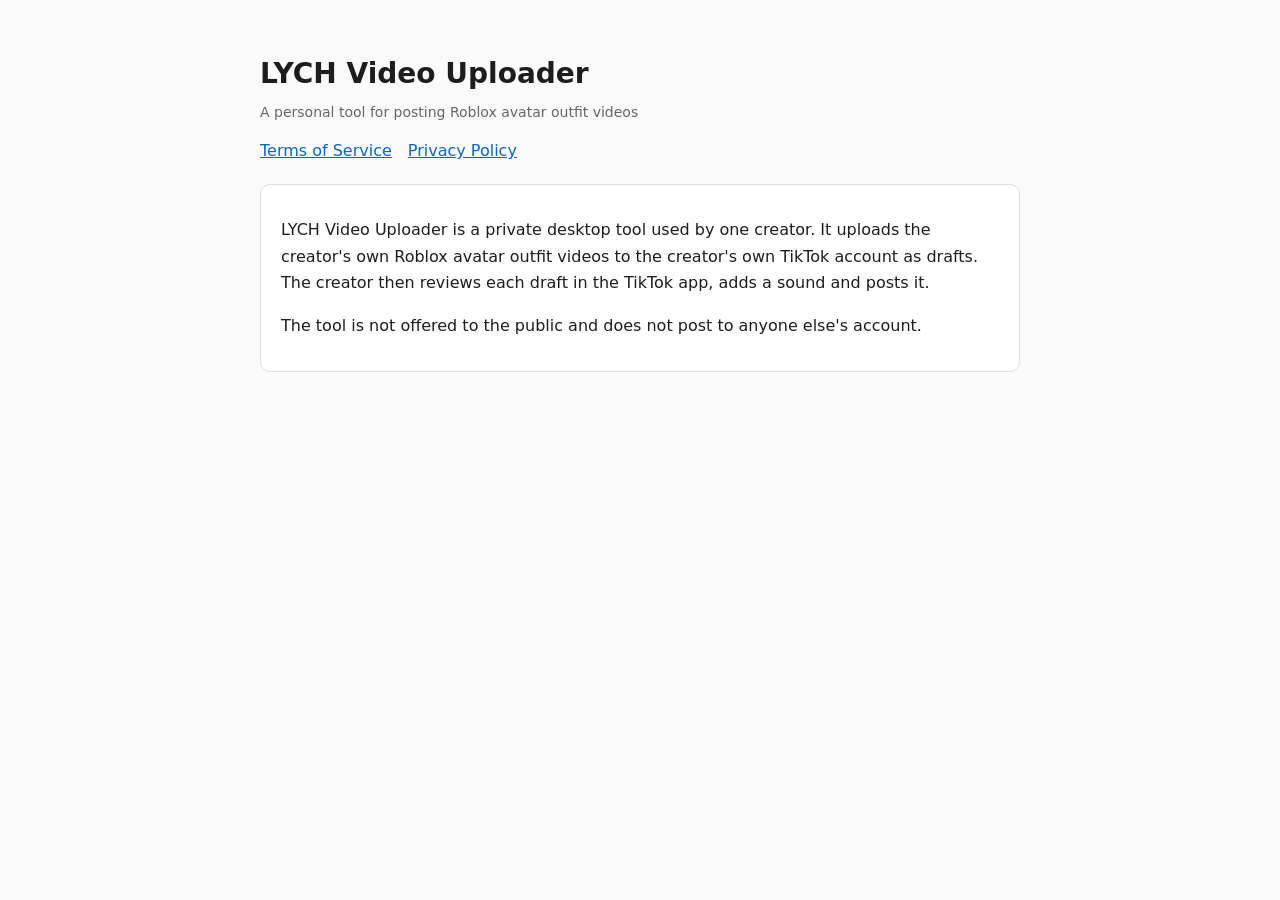
<file: index.html>
<!DOCTYPE html>
<html lang="en">
<head>
<meta charset="utf-8">
<meta name="viewport" content="width=device-width, initial-scale=1">
<title>LYCH Video Uploader</title>
<link rel="stylesheet" href="style.css">
</head>
<body>
<h1>LYCH Video Uploader</h1>
<p class="updated">A personal tool for posting Roblox avatar outfit videos</p>
<nav><a href="terms.html">Terms of Service</a><a href="privacy.html">Privacy Policy</a></nav>
<div class="box">
<p>LYCH Video Uploader is a private desktop tool used by one creator. It uploads the creator's own Roblox avatar outfit videos to the creator's own TikTok account as drafts. The creator then reviews each draft in the TikTok app, adds a sound and posts it.</p>
<p>The tool is not offered to the public and does not post to anyone else's account.</p>
</div>
</body>
</html>
</file>
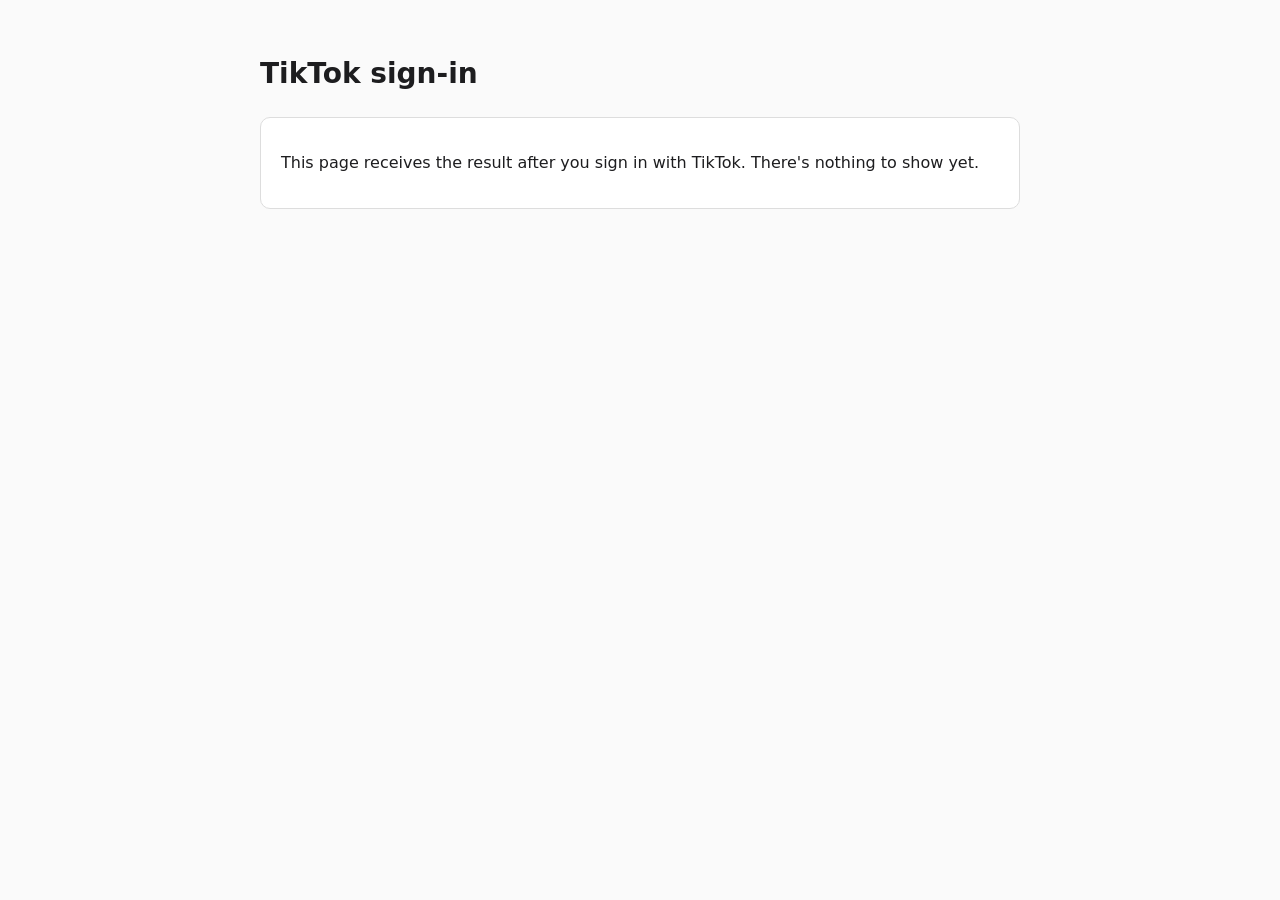
<file: callback.html>
<!DOCTYPE html>
<html lang="en">
<head>
<meta charset="utf-8">
<meta name="viewport" content="width=device-width, initial-scale=1">
<title>Connected | LYCH Video Uploader</title>
<link rel="stylesheet" href="style.css">
</head>
<body>
<h1>TikTok sign-in</h1>
<div class="box" id="result"><p>Reading the sign-in result...</p></div>
<script>
  var p = new URLSearchParams(window.location.search);
  var box = document.getElementById("result");
  if (p.get("code")) {
    box.innerHTML = "<p>Access approved. Copy this code back into the uploader on your PC:</p><p><code id='c'></code></p><p>The code expires in a few minutes and works only once.</p>";
    document.getElementById("c").textContent = p.get("code");
  } else if (p.get("error")) {
    box.innerHTML = "<p>Sign-in was cancelled or failed:</p><p><code id='e'></code></p>";
    document.getElementById("e").textContent = p.get("error") + (p.get("error_description") ? ": " + p.get("error_description") : "");
  } else {
    box.innerHTML = "<p>This page receives the result after you sign in with TikTok. There's nothing to show yet.</p>";
  }
</script>
</body>
</html>
</file>
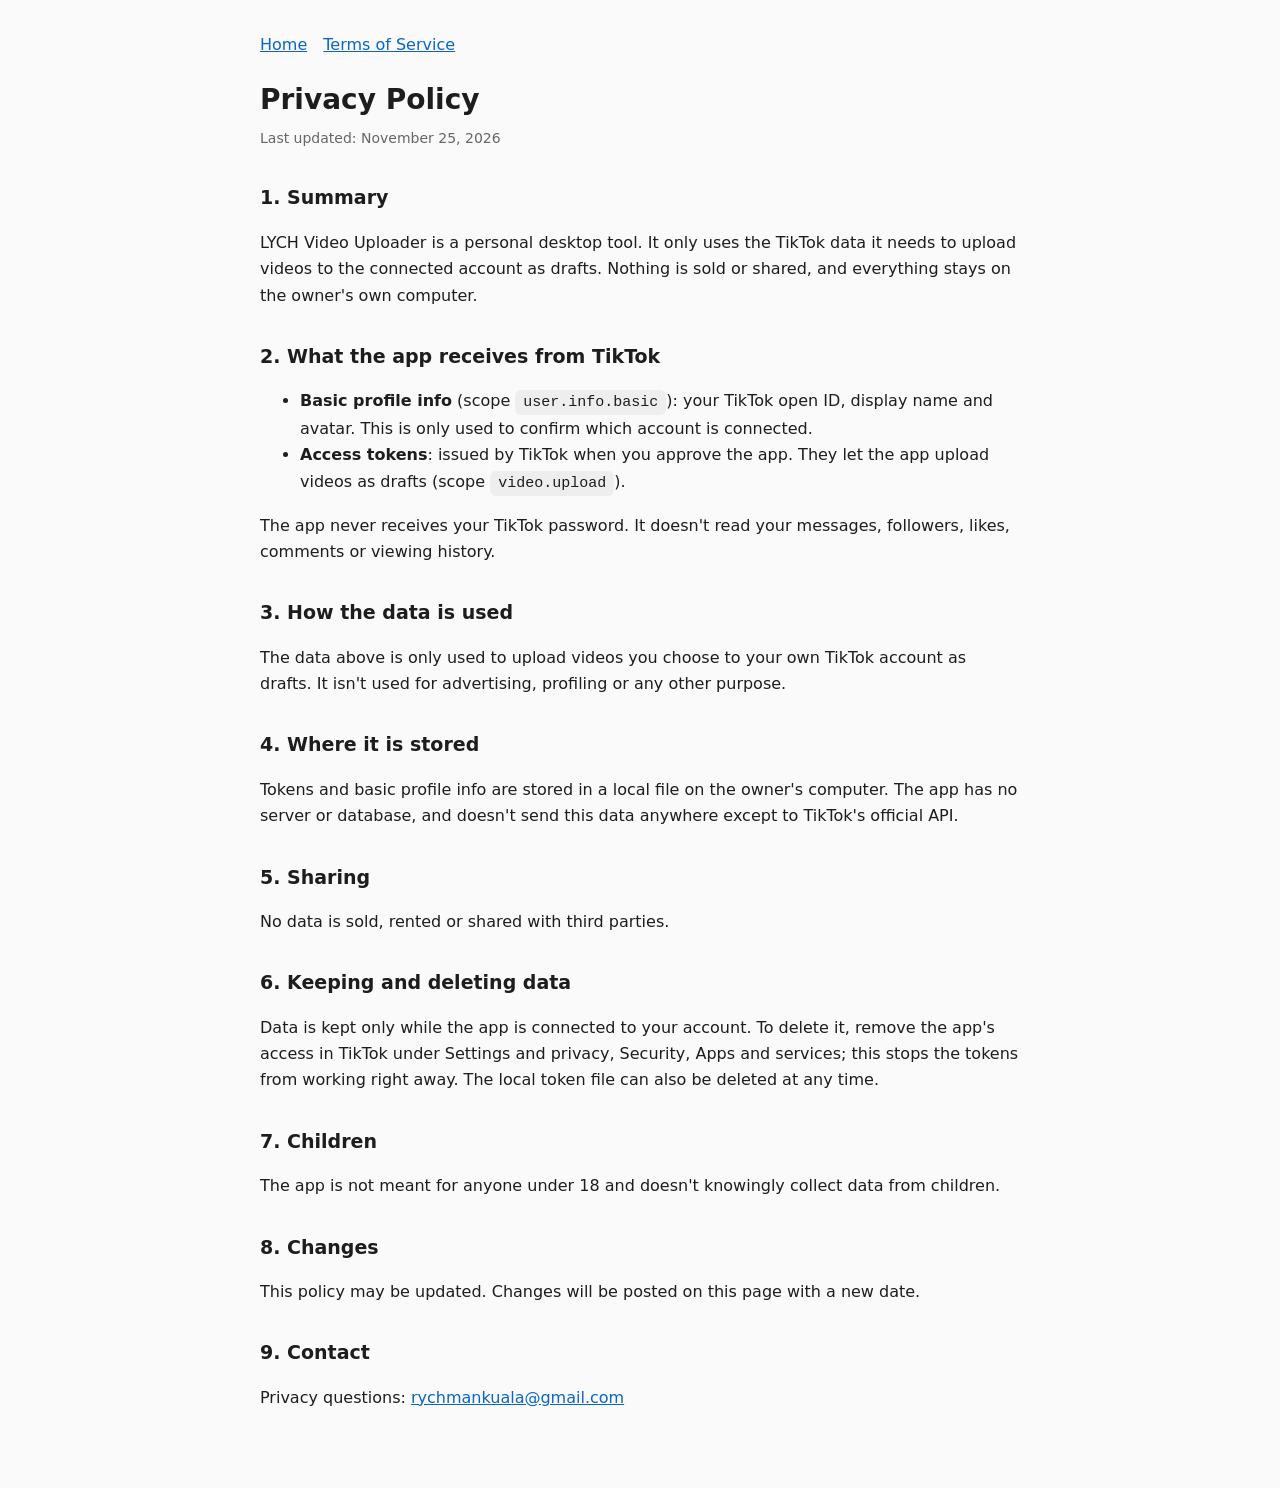
<file: privacy.html>
<!DOCTYPE html>
<html lang="en">
<head>
<meta charset="utf-8">
<meta name="viewport" content="width=device-width, initial-scale=1">
<title>Privacy Policy | LYCH Video Uploader</title>
<link rel="stylesheet" href="style.css">
</head>
<body>
<nav><a href="index.html">Home</a><a href="terms.html">Terms of Service</a></nav>
<h1>Privacy Policy</h1>
<p class="updated">Last updated: November 25, 2026</p>

<h2>1. Summary</h2>
<p>LYCH Video Uploader is a personal desktop tool. It only uses the TikTok data it needs to upload videos to the connected account as drafts. Nothing is sold or shared, and everything stays on the owner's own computer.</p>

<h2>2. What the app receives from TikTok</h2>
<ul>
<li><strong>Basic profile info</strong> (scope <code>user.info.basic</code>): your TikTok open ID, display name and avatar. This is only used to confirm which account is connected.</li>
<li><strong>Access tokens</strong>: issued by TikTok when you approve the app. They let the app upload videos as drafts (scope <code>video.upload</code>).</li>
</ul>
<p>The app never receives your TikTok password. It doesn't read your messages, followers, likes, comments or viewing history.</p>

<h2>3. How the data is used</h2>
<p>The data above is only used to upload videos you choose to your own TikTok account as drafts. It isn't used for advertising, profiling or any other purpose.</p>

<h2>4. Where it is stored</h2>
<p>Tokens and basic profile info are stored in a local file on the owner's computer. The app has no server or database, and doesn't send this data anywhere except to TikTok's official API.</p>

<h2>5. Sharing</h2>
<p>No data is sold, rented or shared with third parties.</p>

<h2>6. Keeping and deleting data</h2>
<p>Data is kept only while the app is connected to your account. To delete it, remove the app's access in TikTok under Settings and privacy, Security, Apps and services; this stops the tokens from working right away. The local token file can also be deleted at any time.</p>

<h2>7. Children</h2>
<p>The app is not meant for anyone under 18 and doesn't knowingly collect data from children.</p>

<h2>8. Changes</h2>
<p>This policy may be updated. Changes will be posted on this page with a new date.</p>

<h2>9. Contact</h2>
<p>Privacy questions: <a href="mailto:rychmankuala@gmail.com">rychmankuala@gmail.com</a></p>
</body>
</html>
</file>
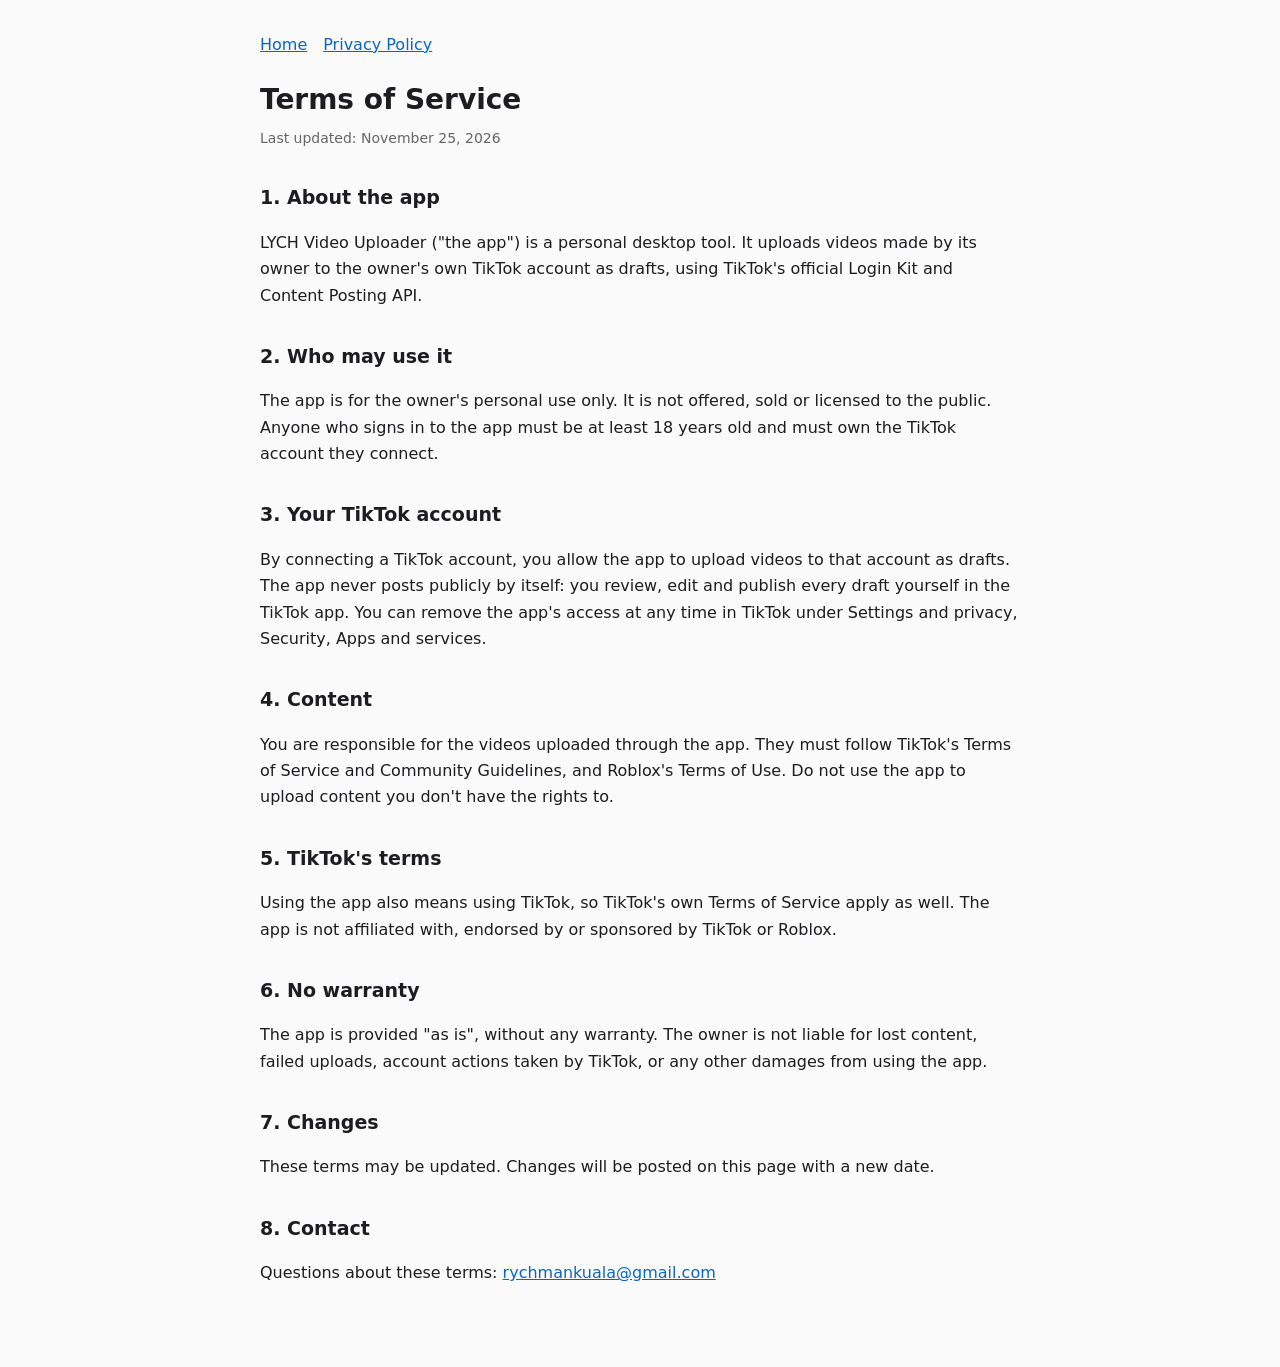
<file: terms.html>
<!DOCTYPE html>
<html lang="en">
<head>
<meta charset="utf-8">
<meta name="viewport" content="width=device-width, initial-scale=1">
<title>Terms of Service | LYCH Video Uploader</title>
<link rel="stylesheet" href="style.css">
</head>
<body>
<nav><a href="index.html">Home</a><a href="privacy.html">Privacy Policy</a></nav>
<h1>Terms of Service</h1>
<p class="updated">Last updated: November 25, 2026</p>

<h2>1. About the app</h2>
<p>LYCH Video Uploader ("the app") is a personal desktop tool. It uploads videos made by its owner to the owner's own TikTok account as drafts, using TikTok's official Login Kit and Content Posting API.</p>

<h2>2. Who may use it</h2>
<p>The app is for the owner's personal use only. It is not offered, sold or licensed to the public. Anyone who signs in to the app must be at least 18 years old and must own the TikTok account they connect.</p>

<h2>3. Your TikTok account</h2>
<p>By connecting a TikTok account, you allow the app to upload videos to that account as drafts. The app never posts publicly by itself: you review, edit and publish every draft yourself in the TikTok app. You can remove the app's access at any time in TikTok under Settings and privacy, Security, Apps and services.</p>

<h2>4. Content</h2>
<p>You are responsible for the videos uploaded through the app. They must follow TikTok's Terms of Service and Community Guidelines, and Roblox's Terms of Use. Do not use the app to upload content you don't have the rights to.</p>

<h2>5. TikTok's terms</h2>
<p>Using the app also means using TikTok, so TikTok's own Terms of Service apply as well. The app is not affiliated with, endorsed by or sponsored by TikTok or Roblox.</p>

<h2>6. No warranty</h2>
<p>The app is provided "as is", without any warranty. The owner is not liable for lost content, failed uploads, account actions taken by TikTok, or any other damages from using the app.</p>

<h2>7. Changes</h2>
<p>These terms may be updated. Changes will be posted on this page with a new date.</p>

<h2>8. Contact</h2>
<p>Questions about these terms: <a href="mailto:rychmankuala@gmail.com">rychmankuala@gmail.com</a></p>
</body>
</html>
</file>
<file: style.css>
body { font-family: system-ui, -apple-system, "Segoe UI", sans-serif; max-width: 760px; margin: 0 auto; padding: 32px 20px 64px; line-height: 1.65; color: #1d1d1f; background: #fafafa; }
h1 { font-size: 28px; margin-bottom: 4px; }
h2 { font-size: 19px; margin-top: 32px; }
.updated { color: #666; font-size: 14px; margin-top: 0; }
nav a { margin-right: 16px; }
a { color: #0a66c2; }
code { background: #eee; padding: 4px 8px; border-radius: 6px; font-size: 15px; word-break: break-all; }
.box { background: #fff; border: 1px solid #ddd; border-radius: 10px; padding: 16px 20px; margin-top: 20px; }
</file>
